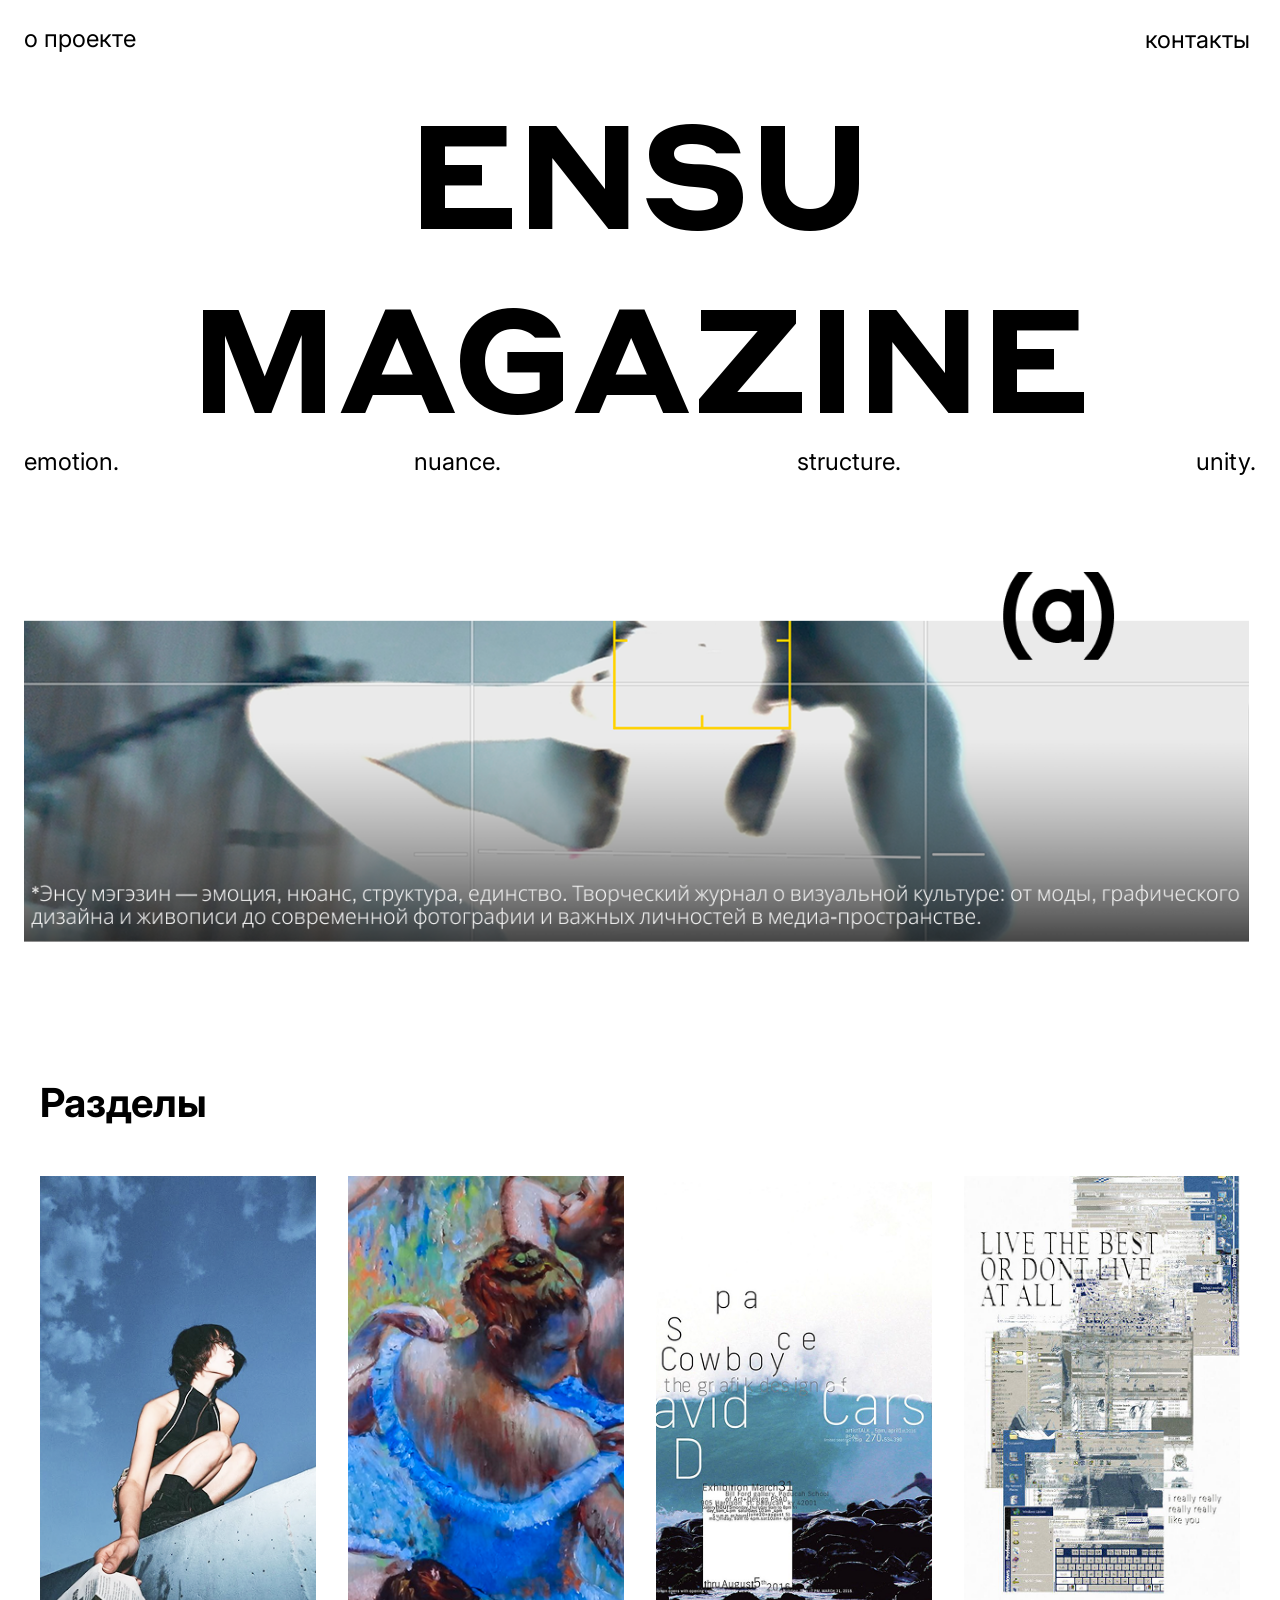
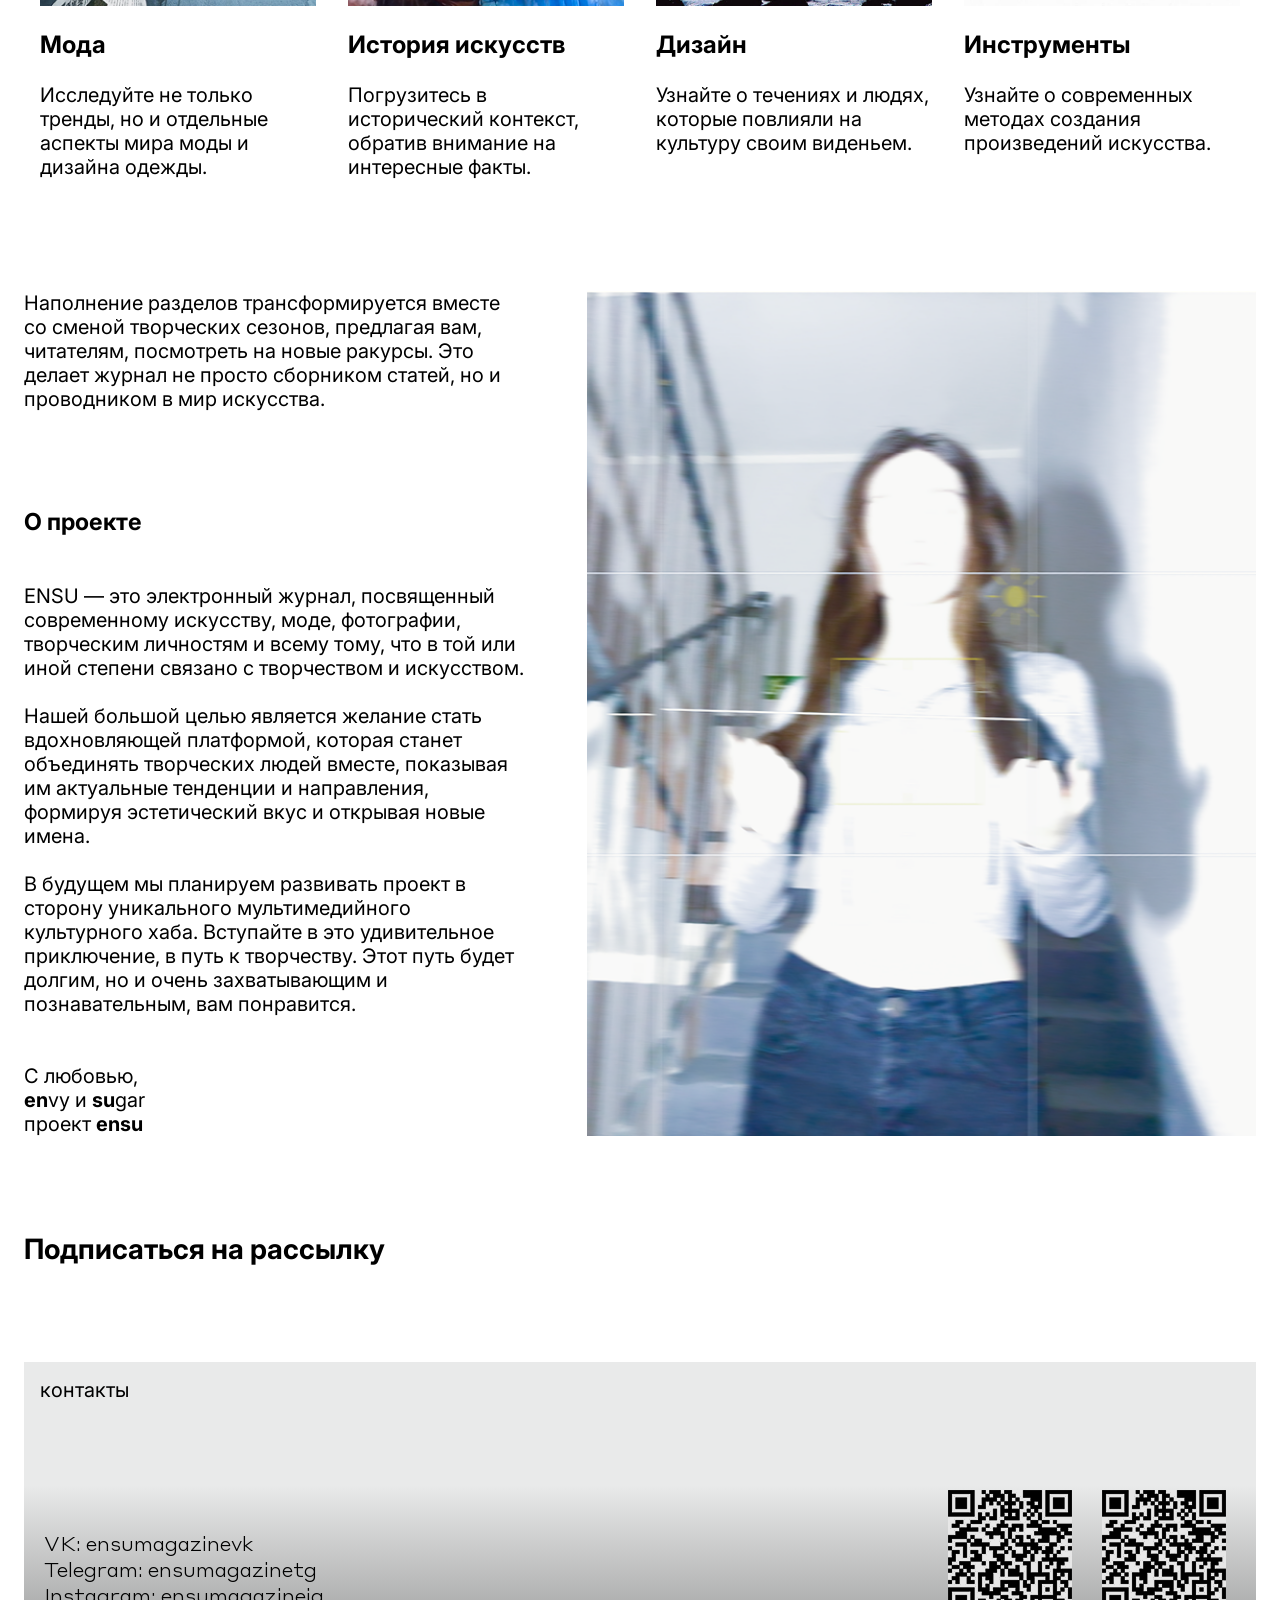
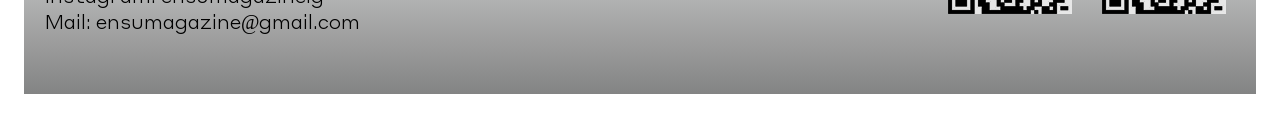
<file: index.html>
<!DOCTYPE html>
<html lang="ru">
  <head>
    <meta charset="UTF-8">
    <meta name="viewport" content="width=device-width, initial-scale=1.0">
    <title>ENSU MAGAZINE</title>

    <link rel="stylesheet" href="./stylesheets/Home.css">
  </head>
  <body>
    <div class="homeWrapper">
    <header>
      <div class="headerButtons">
        <a href="./views/about.html" class="aboutButton">о проекте</a>
        <button class="contactsButton">контакты</button>
      </div>
      <h1>ENSU MAGAZINE</h1>
      <div class="logoWords">
        <span>emotion.</span>
        <span>nuance.</span>
        <span>structure.</span>
        <span>unity.</span>
      </div>
      <img class="headerPic" src="./assets/HeaderPic.png" alt="Header"/>
    </header>
    
    <main>
      <h2>Разделы</h2>
      <div class="Sections">
        
        <div class="FashionSection">
          <div class="imageWrapper">
            <img src="./assets/FashionPic.png" class="actualImage" />
            <div class="hoverMenuOverlay">
              <h4 class="overlayMenuTitle">Статьи:</h4>
              <ul class="overlayMenuList">
                <li><a href="./views/articles/1.html" class="overlayArticleLink">Прожженный дизайн</a></li>
                <li><span>Название статьи 2</span></li>
                <li><span>Название статьи 3</span></li>
                <li><span>Название статьи 4</span></li>
                <li><span>Название статьи 5</span></li>
                <li><span>Название статьи 6</span></li>
              </ul>
            </div>
          </div>
          <h3>Мода</h3>
          <span>Исследуйте не только тренды, но и отдельные аспекты мира моды и дизайна одежды.</span>
        </div>

        <div class="HistorySection">
          <div class="imageWrapper">
            <img src="./assets/HistoryPic.png" class="actualImage" />
            <div class="hoverMenuOverlay">
              <h4 class="overlayMenuTitle">Статьи:</h4>
              <ul class="overlayMenuList">
                <li><a href="./views/articles/2.html" class="overlayArticleLink">Отсылки из прошлого</a></li>
                <li><span>Название статьи 2</span></li>
                <li><span>Название статьи 3</span></li>
                <li><span>Название статьи 4</span></li>
                <li><span>Название статьи 5</span></li>
                <li><span>Название статьи 6</span></li>
              </ul>
            </div>
          </div>
          <h3>История искусств</h3>
          <span>Погрузитесь в исторический контекст, обратив внимание на интересные факты.</span>
        </div>

        <div class="DesignSection">
          <div class="imageWrapper">
            <img src="./assets/DesignPic.png" class="actualImage" />
            <div class="hoverMenuOverlay">
              <h4 class="overlayMenuTitle">Статьи:</h4>
              <ul class="overlayMenuList">
                <li><a href="./views/articles/3.html" class="overlayArticleLink">Постмодернизм</a></li>
                <li><span>Название статьи 2</span></li>
                <li><span>Название статьи 3</span></li>
                <li><span>Название статьи 4</span></li>
                <li><span>Название статьи 5</span></li>
                <li><span>Название статьи 6</span></li>
              </ul>
            </div>
          </div>
          <h3>Дизайн</h3>
          <span>Узнайте о течениях и людях, которые повлияли на культуру своим виденьем.</span>
        </div>

        <div class="ToolsSection">
          <div class="imageWrapper">
            <img src="./assets/ToolsPic.png" class="actualImage" />
            <div class="hoverMenuOverlay">
              <h4 class="overlayMenuTitle">Статьи:</h4>
              <ul class="overlayMenuList">
                <li><a href="./views/articles/4.html" class="overlayArticleLink">TouchDesigner</a></li>
                <li><span>Название статьи 2</span></li>
                <li><span>Название статьи 3</span></li>
                <li><span>Название статьи 4</span></li>
                <li><span>Название статьи 5</span></li>
                <li><span>Название статьи 6</span></li>
              </ul>
            </div>
          </div>
          <h3>Инструменты</h3>
          <span>Узнайте о современных методах создания произведений искусства.</span>
        </div>

      </div>

      <div class="about">
        <div class="aboutText">
          <div class="spanTop">
            Наполнение разделов трансформируется вместе со сменой творческих сезонов, 
            предлагая вам, читателям, посмотреть на новые ракурсы. 
            Это делает журнал не просто сборником статей, но и проводником в мир искусства.
          </div>
          <h3>О проекте</h3>
          <span>ENSU — это электронный журнал, посвященный современному искусству, 
            моде, фотографии, творческим личностям и всему тому, что в той или иной 
            степени связано с творчеством и искусством.<br/><br/>
            Нашей большой целью является желание стать вдохновляющей платформой, 
            которая станет объединять творческих людей вместе, показывая им актуальные
            тенденции и направления, формируя эстетический вкус и открывая новые имена.<br/><br/>
            В будущем мы планируем развивать проект в сторону уникального мультимедийного культурного хаба.
            Вступайте в это удивительное приключение, в путь к творчеству. Этот путь 
            будет долгим, но и очень захватывающим и познавательным, вам понравится.
            <br/><br/><br/> 
            С любовью,<br/> <b>en</b>vy и <b>su</b>gar<br/> проект <b>ensu</b>
          </span>
          <br/>
        </div>
        <img src="./assets/AboutPic.png" alt="About"/>
      </div>

        <a href="./views/newsletter.html" class="newsletter">Подписаться на рассылку</a>

        <div class="contactsSection">
          <div class="contacts">
            <span>контакты</span>
            <span>VK: ensumagazinevk</span>
            <span>Telegram: ensumagazinetg</span>
            <span>Instagram: ensumagazineig</span>
            <span>Mail: ensumagazine@gmail.com</span>
          </div>
          <div class="qrCodes">
            <img src="./assets/qr-1.png"/>
            <img src="./assets/qr-2.png"/>
          </div>
        </div>
      </main>
    </div>
  </body>
</html>
</file>
<file: stylesheets/Home.css>
@font-face {
  font-family: 'Inter';
  src: url('../fonts/Inter-Regular.ttf') format('truetype');
  font-weight: 100 900;
  font-style: normal;
  font-display: swap;
}

@font-face {
  font-family: 'Styrene';
  src: url('../fonts/StyreneAWeb-Bold.ttf') format('truetype'),
       url('../fonts/StyreneAWeb-Bold.woff2') format('woff2'),
       url('../fonts/StyreneAWeb-Bold.woff') format('woff');
  font-weight: 100 900;
  font-style: bold;
  font-display: swap;
}

@font-face {
  font-family: 'Styrene-Light';
  src: url('../fonts/StyreneAWeb-Light.ttf') format('truetype');
  font-weight: 100;
  font-style: normal;
  font-display: swap;
}

html{
    display: flex;
    justify-content: center;
}

html, body, h1, h2, h3, span, button, div{
  font-family: 'Inter', sans-serif;
}

body{
    margin: 24px;
    display: flex;
    justify-content: center;
    max-width: 1440px;
    justify-self: center;
}

.homeWrapper{
    max-width: 1600px;
}

.headerButtons{
    display: flex;
    justify-content:space-between;
    border:16px;
}

.headerButtons > a{
    border: none;
    background: none;
    font-size: 24px;
    text-decoration: none;
    color: #000000;
}

.headerButtons > button{
    border: none;
    background: none;
    font-size: 24px;
    text-decoration: none;
    color: #000000;
}

header > h1 {
    font-family: 'Styrene', sans-serif;
    font-size: 144px;
    margin: 24px 0px;
    margin-bottom: 0;
    text-align: center;
}


.logoWords{
    display: flex;
    justify-content: space-between;
    font-size: 24px;
}

/* .atext{
    position:absolute;
    top:30%;
    left: 80%;
    font-size: 96px;
    font-family: 'Styrene';
    font-weight: 100;
} */

.headerPic{
    margin-top: 96px;
    width: 100%;
    object-fit: cover;
}

main > h2 {
    margin-top: 128px;
    margin-left:16px;
    font-size: 40px;
}

/*МЕНЮ СТАТЕЙ ПОВЕРХ РАЗДЕЛОВ*/
.imageWrapper {
  position: relative; 
  width: 100%;        
  aspect-ratio: 9 / 14; 
  overflow: hidden;  
}


.actualImage {
  width: 100%;
  object-fit: cover;
  aspect-ratio: 9 / 14;
  display: block;
}


.hoverMenuOverlay {
  position: absolute;
  top: 0;
  left: 0;
  aspect-ratio: 9 / 14;
  width: 100%;

  background-color: rgba(255, 255, 255, 0.45); 
  backdrop-filter: blur(2px);
  
  padding: 30px 20px;
  box-sizing: border-box;
  
  opacity: 0;
  visibility: hidden;
  
  transition: opacity 0.3s ease, visibility 0.3s ease;
}

.imageWrapper:hover .hoverMenuOverlay {
  opacity: 1;
  visibility: visible;
}

.overlayMenuTitle {
  font-size: 1.1rem;
  font-weight: bold;
  margin-bottom: 20px;
  color: #000;
  margin-top: 0;
}

.overlayMenuList {
  list-style: none;
  padding: 0;
  margin: 0;
}

.overlayMenuList li {
  margin-bottom: 15px;
  font-size: 0.9rem;
  color: #333;
}

.overlayArticleLink {
  color: #000;
  text-decoration: none;
  font-weight: 500;
  display: inline-block;
}

.overlayArticleLink:hover {
  text-decoration: underline;
}

/*КОНЕЦ МЕНЮ*/

.Sections {
    display: grid;
    grid-template-columns: 1fr 1fr 1fr 1fr;
}

.Sections img {
  width: 100%;
  object-fit: cover;
  aspect-ratio: 9 / 14;
  display: block;
}

.Sections h3 {
    font-size: 24px;
}

.Sections span {
    font-size: 20px;
}

.FashionSection, .HistorySection, .DesignSection, .ToolsSection{
    margin:16px;
}

.about {
    display: flex;
    flex-direction: row;
    margin: 96px 0px;
}

.about span, .about div {
    font-size: 20px;
}

.spanTop{
    margin-bottom: 96px;
}

.aboutText > h3 {
    margin-bottom: 48px;
}

.aboutText {
    margin: 0px;
    margin-right: 60px;
}

.about > img {
  object-fit: cover;
  display: block;
}

.newsletter{
    background: none;
    border: none;
    margin-top: 96px;
    font-size: 28px;
    font-weight: 700;
    text-decoration: none;
    color:#000000;
}


.contactsSection {
    display: flex;
    flex-direction: row;
    justify-content: space-between;
    margin-top: 96px;
    background: linear-gradient(180deg, rgba(206, 234, 239, 0) 37%, rgba(30, 30, 30, 0.5) 100%),
    #E9EAEA;
}

.contacts span:first-child {
    margin: 16px;
    margin-bottom: 128px;
    font-weight: 400;
    font-family: 'Inter', sans-serif;
}

.contacts {
    display: flex;
    flex-direction: column;
    font-family: 'Inter';
}

.contacts > span {
    margin-left: 20px;
    font-size: 20px;
    font-weight: 100;
    font-family: 'Styrene-Light';
}

.contacts span:last-child{
    margin-bottom: 40px;
}

.qrCodes{
    display: flex;
    flex-direction: row;
    align-self: flex-end;
}

.qrCodes > img {
    object-fit: cover;
    display: block;
    margin:128px 30px 80px 0px;
}

.qrCodes img:first-child{
    margin-right: 30px;
}
</file>
